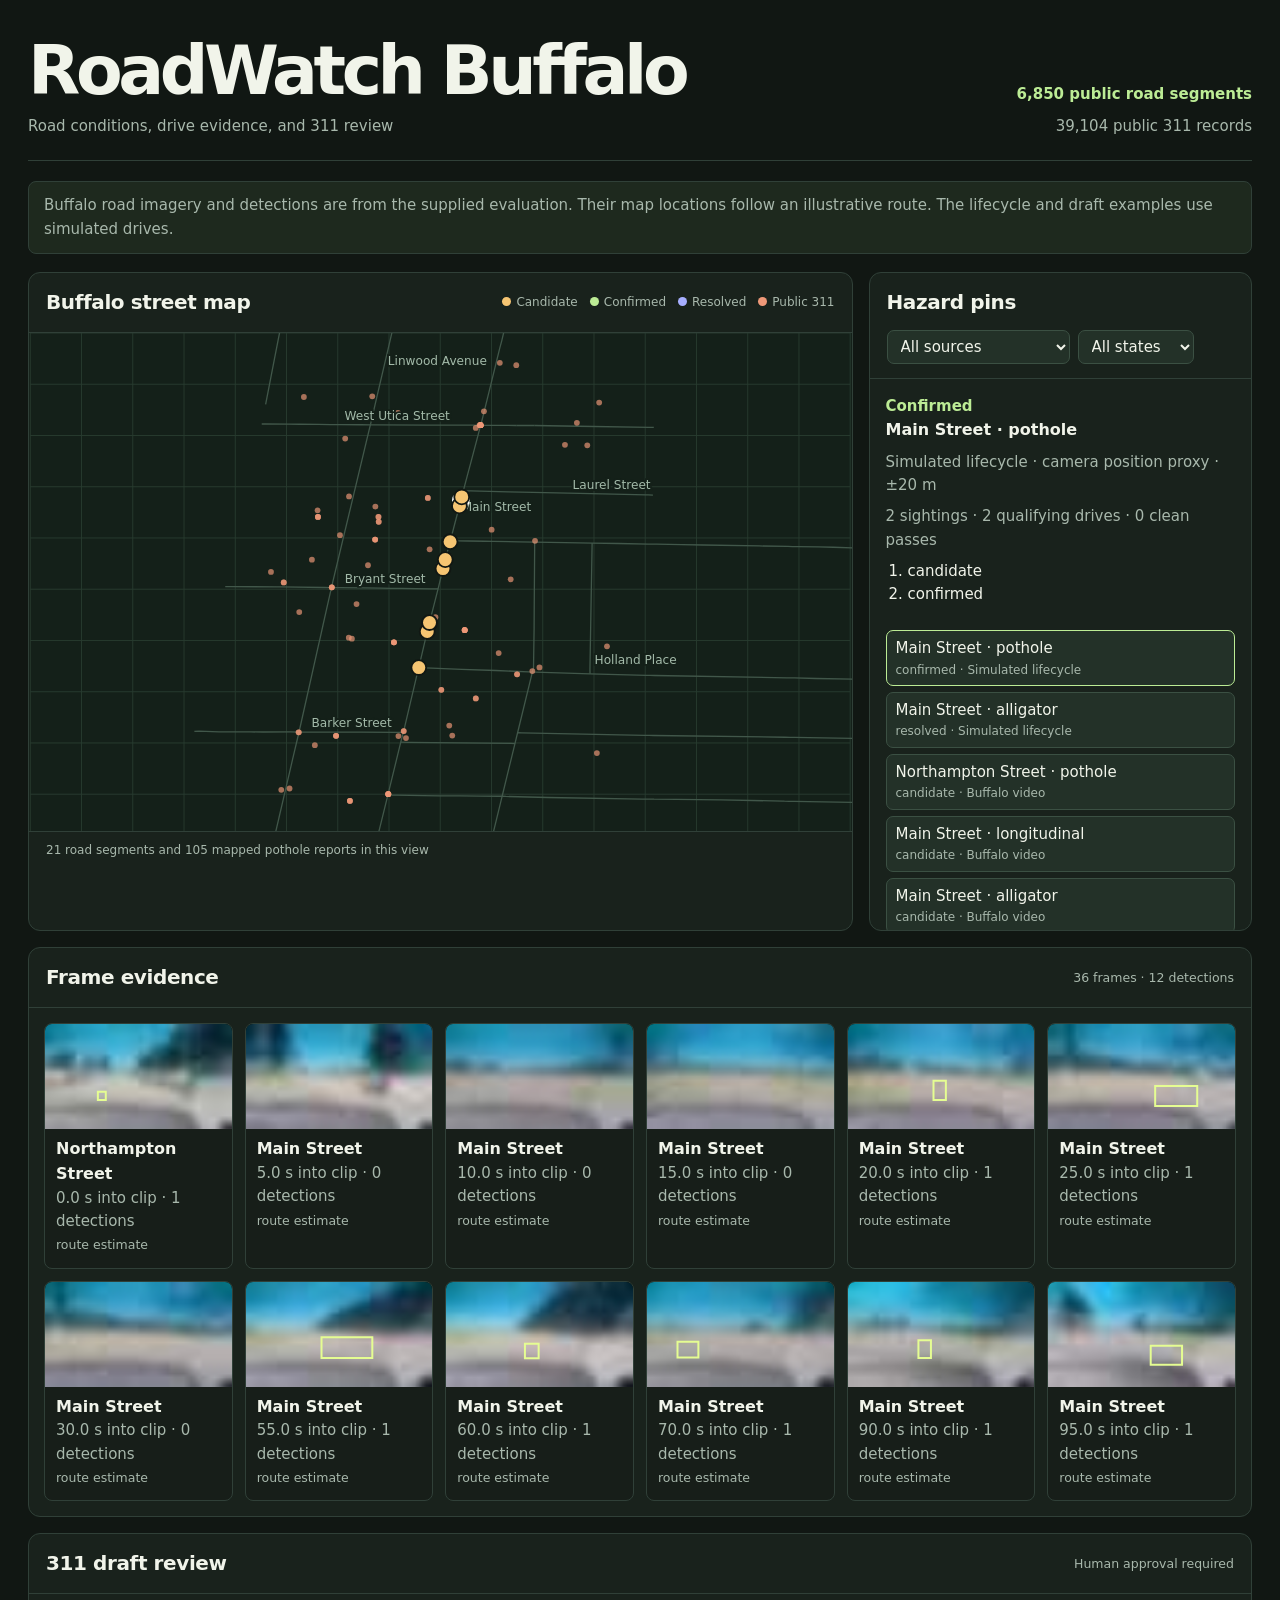
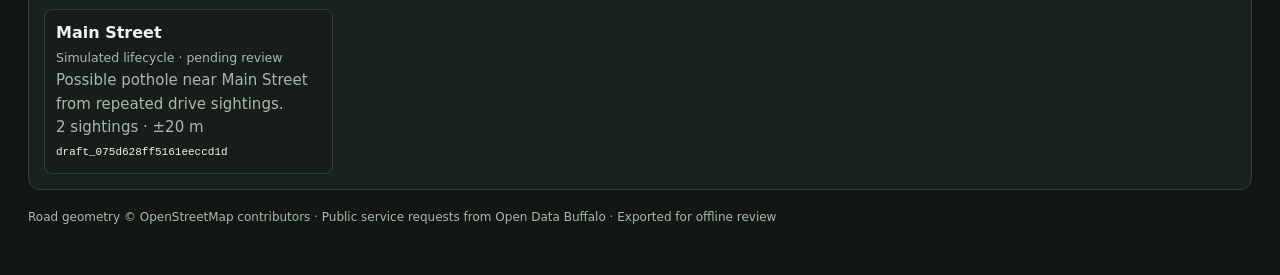
<file: RoadWatch_Buffalo_Demo.html>
<!doctype html>
<html lang="en">
<head>
<meta charset="utf-8">
<meta name="viewport" content="width=device-width,initial-scale=1">
<title>RoadWatch Buffalo | Hazard Review</title>
<style>
:root{color-scheme:dark;--bg:#111713;--panel:#19221c;--line:#304038;--ink:#f1f4ea;--muted:#a8b8ac;--green:#bcec95;--candidate:#f6c572;--confirmed:#bcec95;--resolved:#a7afff}
*{box-sizing:border-box}body{margin:0;background:var(--bg);color:var(--ink);font:15px/1.55 system-ui,-apple-system,sans-serif}main{width:min(1370px,calc(100% - 56px));margin:0 auto;padding:36px 0 48px}
header{display:flex;align-items:end;justify-content:space-between;gap:20px;border-bottom:1px solid var(--line);padding-bottom:22px;margin-bottom:20px}h1,h2,h3,p{margin:0}h1{font-size:clamp(36px,6vw,68px);line-height:1.03;letter-spacing:-.065em}h2{font-size:20px;letter-spacing:-.02em}h3{font-size:16px}p,.muted,small{color:var(--muted)}header p{margin-top:9px}.source{text-align:right;min-width:190px}.source strong{color:var(--green)}
.notice{padding:12px 15px;border:1px solid var(--line);background:#1e291e;border-radius:8px;margin-bottom:18px}.notice:empty{display:none}
.layout{display:grid;grid-template-columns:minmax(0,2.15fr) minmax(280px,1fr);gap:16px}.panel{border:1px solid var(--line);background:var(--panel);border-radius:12px;overflow:hidden}.panel-head{display:flex;justify-content:space-between;align-items:center;gap:12px;padding:14px 17px;border-bottom:1px solid var(--line);flex-wrap:wrap}
.legend{display:flex;flex-wrap:wrap;gap:12px;font-size:12px;color:var(--muted)}.dot{display:inline-block;width:9px;height:9px;border-radius:50%;margin-right:5px}.candidate{color:var(--candidate)}.confirmed{color:var(--confirmed)}.resolved{color:var(--resolved)}.city{color:#ee9878}.dot{background:currentColor}
.map{width:100%;display:block;aspect-ratio:1.65;background:#142019}.road{stroke:#41574a;stroke-width:1.4;fill:none}.street{font-size:13px;fill:#a3baa9;paint-order:stroke;stroke:#142019;stroke-width:4px;pointer-events:none}.pin{stroke:#111713;stroke-width:2;cursor:pointer}.pin.active,.pin:focus{stroke:#fff;stroke-width:3;outline:none}.pin.candidate{fill:var(--candidate)}.pin.confirmed{fill:var(--confirmed)}.pin.resolved{fill:var(--resolved)}.case{fill:#ee9878;fill-opacity:.68}.grid line{stroke:#283c30;stroke-width:1}.map-foot{padding:9px 17px;color:var(--muted);font-size:12px;border-top:1px solid var(--line)}
button,select{font:inherit;color:var(--ink);background:#233128;border:1px solid #3b5043;border-radius:7px;padding:6px 9px}button{cursor:pointer;text-align:left}button:focus-visible,select:focus-visible{outline:2px solid var(--green);outline-offset:2px}.filter{display:flex;gap:8px}.details{padding:16px;min-height:145px}.details p,.details ol{margin:8px 0}.details ol{padding-left:22px}.status{text-transform:capitalize;font-weight:700}.list{display:grid;gap:6px;padding:0 16px 16px;max-height:300px;overflow:auto}.list button[aria-pressed=true]{border-color:var(--green)}.list button span{display:block;color:var(--muted);font-size:12px}.counts{font-variant-numeric:tabular-nums}
section.frames,section.drafts{margin-top:16px}.cards{display:grid;grid-template-columns:repeat(auto-fill,minmax(180px,1fr));gap:12px;padding:15px}.card{overflow:hidden;border-radius:8px;border:1px solid var(--line);background:#171e19;padding:11px}.picture{position:relative;margin:-11px -11px 8px;background:#101710;aspect-ratio:16/9}.picture img,.picture svg{position:absolute;inset:0;width:100%;height:100%}.picture img{object-fit:fill}.picture rect{fill:none;stroke:#e5fd92;stroke-width:2;vector-effect:non-scaling-stroke}.empty{padding:14px}.card code{font-size:11px;overflow-wrap:anywhere}.draft-cards .card{min-width:0}.draft-cards{grid-template-columns:repeat(auto-fill,minmax(260px,1fr))}footer{margin-top:18px;color:var(--muted);font-size:12px}
@media(max-width:820px){main{width:calc(100% - 28px);padding-top:22px}header{align-items:start;flex-direction:column}.source{text-align:left}.layout{grid-template-columns:1fr}.map{aspect-ratio:1.35}}
</style>
</head>
<body><main>
<header><div><h1>RoadWatch Buffalo</h1><p>Road conditions, drive evidence, and 311 review</p></div><div class="source" id="source"></div></header>
<p id="notice" class="notice"></p>
<div class="layout">
<section class="panel" aria-label="Buffalo hazard map">
  <div class="panel-head"><h2>Buffalo street map</h2><div class="legend">
  <span><i class="dot candidate"></i>Candidate</span><span><i class="dot confirmed"></i>Confirmed</span><span><i class="dot resolved"></i>Resolved</span><span><i class="dot city"></i>Public 311</span></div></div>
  <svg id="map" class="map" viewBox="0 0 880 535" aria-label="Street map with selectable hazard pins"></svg>
  <div id="map-foot" class="map-foot"></div>
</section>
<section class="panel" aria-label="Hazard list and details">
  <div class="panel-head"><h2>Hazard pins</h2><div class="filter"><select id="dataset" aria-label="Evidence source"><option value="">All sources</option></select><select id="state" aria-label="Lifecycle state"><option value="">All states</option><option>candidate</option><option>confirmed</option><option>resolved</option></select></div></div>
  <div class="details" id="details" aria-live="polite"></div><div class="list" id="list"></div>
</section>
</div>
<section class="panel frames"><div class="panel-head"><h2>Frame evidence</h2><small id="frame-count"></small></div><div class="cards" id="frames"></div></section>
<section class="panel drafts"><div class="panel-head"><h2>311 draft review</h2><small>Human approval required</small></div><div class="cards draft-cards" id="drafts"></div></section>
<footer>Road geometry © OpenStreetMap contributors · Public service requests from Open Data Buffalo · Exported for offline review</footer>
</main>
<script>
(() => {
'use strict';
const data = {"schema_version":"1.0","bounds":[42.905687,-78.87016,42.91219725879374,-78.86329467336692],"baseline_counts":{"roads":6850,"city_311_road_requests":17767,"city_311_potholes_hist":21337},"roads":[{"osm_way_id":12291630,"street":"Northampton Street","line":[[-78.86716,42.907687],[-78.867024,42.907682],[-78.866295,42.907661],[-78.865607,42.907644],[-78.864948,42.907623],[-78.864871,42.907621],[-78.864809,42.907621],[-78.863709,42.907595],[-78.862579,42.907573],[-78.862495,42.907571],[-78.862405,42.90757],[-78.859741,42.907536],[-78.859663,42.907535],[-78.859588,42.907534],[-78.859155,42.907526],[-78.857039,42.907498],[-78.856275,42.907488],[-78.855557,42.907482],[-78.854625,42.907468],[-78.854072,42.907455],[-78.853966,42.907454],[-78.85387,42.907455],[-78.853493,42.90745],[-78.852728,42.907446],[-78.851818,42.907433],[-78.851402,42.907429],[-78.850194,42.907414],[-78.849218,42.907396],[-78.849142,42.907395],[-78.849046,42.907394],[-78.848159,42.907387],[-78.848098,42.907385],[-78.848004,42.907385],[-78.846696,42.907366],[-78.846149,42.907358],[-78.844645,42.907347],[-78.844281,42.907344],[-78.844197,42.907346],[-78.844116,42.907345]]},{"osm_way_id":1368285545,"street":"Main Street","line":[[-78.86716,42.907687],[-78.867053,42.908022],[-78.866983,42.908238],[-78.866771,42.908844],[-78.86664,42.909241],[-78.866631,42.909263],[-78.866523,42.909554],[-78.866435,42.909802],[-78.86639,42.909928],[-78.866305,42.910168],[-78.866263,42.910287],[-78.866163,42.910561],[-78.866102,42.910727],[-78.866021,42.910951],[-78.866001,42.911006],[-78.865934,42.911194],[-78.865913,42.911251]]},{"osm_way_id":12282222,"street":"Holland Place","line":[[-78.863709,42.907595],[-78.863711,42.907664],[-78.863667,42.909518]]},{"osm_way_id":12283591,"street":"Linwood Avenue","line":[[-78.871003,42.902228],[-78.870981,42.902299],[-78.870898,42.902562],[-78.87082,42.902809],[-78.870788,42.902912],[-78.870708,42.903167],[-78.870544,42.903685],[-78.870439,42.904024],[-78.870258,42.904601],[-78.870238,42.904658],[-78.870214,42.904739],[-78.870094,42.905111],[-78.86998,42.905469],[-78.869975,42.905485],[-78.869885,42.905767],[-78.869752,42.906182],[-78.869702,42.906339],[-78.869695,42.906361],[-78.869593,42.906677],[-78.869574,42.906738],[-78.869547,42.906824],[-78.8693,42.907627],[-78.869183,42.908009],[-78.869141,42.908143],[-78.869095,42.908295],[-78.86903,42.908506],[-78.868938,42.908803],[-78.868917,42.908864],[-78.868894,42.908944],[-78.868526,42.910066],[-78.868219,42.911002],[-78.868154,42.911201],[-78.868135,42.911258],[-78.868107,42.911344],[-78.868016,42.911631],[-78.867878,42.912062],[-78.867768,42.912404],[-78.867678,42.912687],[-78.867663,42.912738],[-78.867592,42.91296],[-78.867548,42.9131],[-78.867468,42.91335],[-78.867417,42.913509],[-78.867375,42.913643],[-78.867362,42.913685],[-78.867247,42.914044],[-78.867193,42.914215],[-78.867187,42.914232],[-78.867183,42.914244],[-78.867025,42.914739],[-78.866846,42.915298],[-78.866824,42.91537],[-78.866802,42.915442],[-78.866544,42.916282],[-78.866499,42.916425],[-78.866367,42.916856],[-78.86628,42.917136],[-78.866107,42.917699],[-78.866104,42.917707],[-78.866082,42.917776],[-78.865808,42.91864],[-78.865564,42.919406],[-78.865463,42.919723],[-78.865392,42.919947],[-78.8652,42.920552],[-78.86518,42.920613],[-78.865155,42.920691],[-78.864937,42.921375],[-78.864654,42.922196],[-78.864637,42.922272]]},{"osm_way_id":12286103,"street":"Laurel Street","line":[[-78.866263,42.910287],[-78.866118,42.910285],[-78.865358,42.910272],[-78.864855,42.910263],[-78.864155,42.910252],[-78.863238,42.910238],[-78.862582,42.910226],[-78.862535,42.910226],[-78.862442,42.910224]]},{"osm_way_id":12292639,"street":"Barker Street","line":[[-78.86747,42.906735],[-78.867621,42.906735],[-78.868316,42.906736],[-78.868465,42.906736],[-78.868627,42.906737],[-78.869092,42.906737],[-78.869235,42.906738],[-78.869417,42.906738],[-78.869574,42.906738],[-78.869741,42.90674],[-78.870299,42.906739],[-78.870551,42.90674],[-78.871182,42.90674],[-78.871586,42.906752],[-78.871682,42.906747]]},{"osm_way_id":12296167,"street":"Southampton Street","line":[[-78.865169,42.906728],[-78.865081,42.906727],[-78.862615,42.906691],[-78.862515,42.906689],[-78.862419,42.906688],[-78.859784,42.906662],[-78.859677,42.90666],[-78.859588,42.906659],[-78.857456,42.906632],[-78.854628,42.906601],[-78.854076,42.906597],[-78.853977,42.906597]]},{"osm_way_id":12312920,"street":"Riley Street","line":[[-78.866523,42.909554],[-78.866389,42.909552],[-78.866161,42.909549],[-78.865829,42.909545],[-78.865665,42.909543],[-78.86513,42.909537],[-78.864825,42.909533],[-78.864207,42.909525],[-78.863667,42.909518],[-78.86314,42.909512],[-78.86254,42.909504],[-78.862457,42.909503],[-78.862373,42.909502],[-78.861862,42.909495],[-78.861443,42.90949],[-78.860299,42.909476],[-78.859723,42.909469],[-78.85963,42.909467],[-78.859533,42.909466],[-78.859113,42.909461],[-78.858805,42.909457],[-78.857792,42.909434],[-78.856458,42.909416],[-78.855115,42.909396],[-78.854095,42.909382],[-78.854071,42.909385],[-78.853966,42.909396],[-78.853883,42.909395],[-78.853003,42.909384],[-78.852829,42.909382],[-78.852208,42.909374],[-78.85104,42.90936],[-78.849192,42.909337],[-78.849129,42.909336],[-78.84906,42.909335],[-78.848151,42.909323],[-78.848085,42.909323],[-78.848019,42.909322],[-78.843801,42.909271],[-78.843725,42.909271]]},{"osm_way_id":12320360,"street":"West Utica Street","line":[[-78.865913,42.911251],[-78.866086,42.911252],[-78.866559,42.911252],[-78.866999,42.911252],[-78.867993,42.911257],[-78.868135,42.911258],[-78.86832,42.911259],[-78.86875,42.911261],[-78.868884,42.911262],[-78.868938,42.911262],[-78.869181,42.911263],[-78.86957,42.911266],[-78.869797,42.911267],[-78.870253,42.91127],[-78.870325,42.91127]]},{"osm_way_id":12320820,"street":"Dodge Street","line":[[-78.84809,42.90558],[-78.848167,42.905581],[-78.848628,42.905587],[-78.849067,42.905592],[-78.84914,42.905593],[-78.849214,42.905594],[-78.849632,42.905602],[-78.850174,42.905611],[-78.850233,42.905612],[-78.850294,42.905612],[-78.850791,42.905617],[-78.85144,42.905622],[-78.85148,42.905622],[-78.851778,42.905626],[-78.852122,42.90563],[-78.852652,42.905637],[-78.852768,42.905639],[-78.853303,42.905645],[-78.853888,42.905653],[-78.853988,42.905654],[-78.854087,42.905655],[-78.854456,42.90566],[-78.854626,42.905662],[-78.854887,42.905665],[-78.855841,42.905677],[-78.857134,42.905693],[-78.857848,42.905701],[-78.858178,42.905701],[-78.859597,42.905719],[-78.859628,42.905719],[-78.859702,42.90572],[-78.859792,42.905721],[-78.859826,42.905722],[-78.861057,42.905742],[-78.862419,42.905751],[-78.862452,42.905752],[-78.862535,42.905752],[-78.862625,42.905753],[-78.862657,42.905753],[-78.864553,42.905776],[-78.865406,42.905791],[-78.86548,42.905795],[-78.865561,42.905794],[-78.865926,42.905796],[-78.866318,42.905799],[-78.866537,42.9058],[-78.866739,42.905801],[-78.867067,42.905803],[-78.867609,42.905811],[-78.867652,42.905811],[-78.867783,42.905811]]},{"osm_way_id":23641103,"street":"Bryant Street","line":[[-78.866771,42.908844],[-78.866914,42.908846],[-78.867509,42.908851],[-78.867718,42.908853],[-78.867934,42.908855],[-78.868244,42.908858],[-78.868747,42.908862],[-78.868917,42.908864],[-78.869074,42.908865],[-78.86994,42.908873],[-78.870018,42.908873],[-78.87096,42.908879],[-78.87106,42.908879]]},{"osm_way_id":23701979,"street":"Coe Place","line":[[-78.867523,42.906589],[-78.867385,42.906588],[-78.865302,42.906571],[-78.865222,42.906568]]},{"osm_way_id":82249363,"street":"Ellicott Street","line":[[-78.864871,42.907621],[-78.864848,42.907684],[-78.864836,42.908269],[-78.864834,42.908558],[-78.864829,42.909046],[-78.864825,42.909479],[-78.864825,42.909533]]},{"osm_way_id":586319219,"street":"Ellicott Street","line":[[-78.866088,42.903974],[-78.866058,42.904063],[-78.865911,42.904502],[-78.865899,42.904539],[-78.86578,42.904897],[-78.86576,42.904956],[-78.865497,42.905745],[-78.86548,42.905795],[-78.865463,42.905846],[-78.865388,42.906072],[-78.865382,42.90609],[-78.865333,42.906236],[-78.865222,42.906568],[-78.865169,42.906728],[-78.864886,42.907576],[-78.864871,42.907621]]},{"osm_way_id":670977542,"street":"Main Street","line":[[-78.865913,42.911251],[-78.865884,42.911331],[-78.86568,42.911934],[-78.8656,42.912172],[-78.865528,42.912385],[-78.865486,42.912501],[-78.865424,42.912692],[-78.865319,42.913006],[-78.865308,42.913038],[-78.865001,42.913946],[-78.864979,42.91401],[-78.864727,42.914744]]},{"osm_way_id":670977543,"street":"Main Street","line":[[-78.868973,42.902211],[-78.868954,42.902266],[-78.868849,42.902568],[-78.868803,42.902702],[-78.868777,42.902776],[-78.868716,42.902953],[-78.868638,42.903179],[-78.868602,42.903282],[-78.868587,42.903333],[-78.868408,42.903864],[-78.868347,42.904046],[-78.868204,42.904553],[-78.868181,42.904633],[-78.868164,42.904685],[-78.86808,42.904932],[-78.867993,42.90519],[-78.867783,42.905811],[-78.867523,42.906589],[-78.86747,42.906735],[-78.867342,42.90713],[-78.867184,42.907621]]},{"osm_way_id":670977544,"street":"East Utica Street","line":[[-78.865196,42.911248],[-78.864996,42.911248],[-78.864832,42.911248]]},{"osm_way_id":670977545,"street":"East Utica Street","line":[[-78.865913,42.911251],[-78.865798,42.911251],[-78.865196,42.911248]]},{"osm_way_id":796889077,"street":"Delaware Avenue","line":[[-78.870246,42.911558],[-78.870072,42.912212],[-78.870007,42.912455],[-78.869948,42.912675],[-78.869909,42.912819]]},{"osm_way_id":1360153498,"street":"East Utica Street","line":[[-78.864832,42.911248],[-78.863944,42.911237],[-78.862511,42.911221],[-78.862424,42.91122]]},{"osm_way_id":1368285546,"street":"Main Street","line":[[-78.867184,42.907621],[-78.86716,42.907687]]}],"cases":[{"case_number":"01435862","type":"Pothole Issue","status":"Closed","created_at":"2026-10-12T03:26:00.000","lat":42.91121240125799,"lon":-78.866011242536},{"case_number":"01435547","type":"Pothole Issue","status":"Closed","created_at":"2026-10-09T19:02:00.000","lat":42.90886799999999,"lon":-78.8689125},{"case_number":"01426317","type":"Pothole Issue","status":"Closed","created_at":"2026-09-22T12:57:00.000","lat":42.910962953655996,"lon":-78.864214699186},{"case_number":"01399208","type":"Pothole Issue","status":"Closed","created_at":"2026-08-07T11:45:00.000","lat":42.90805883375399,"lon":-78.867660499582},{"case_number":"01392025","type":"Pothole Issue","status":"Closed","created_at":"2026-07-27T16:47:00.000","lat":42.911585184238994,"lon":-78.863525036193},{"case_number":"01387146","type":"Pothole Issue","status":"Closed","created_at":"2026-07-20T13:21:00.000","lat":42.90763499999999,"lon":-78.8648715},{"case_number":"01373132","type":"Pothole Issue","status":"Closed","created_at":"2026-06-28T14:41:00.000","lat":42.906735,"lon":-78.869576328762},{"case_number":"01370541","type":"Pothole Issue","status":"Closed","created_at":"2026-06-23T18:45:00.000","lat":42.907999992793,"lon":-78.863367624052},{"case_number":"01366404","type":"Pothole Issue","status":"Closed","created_at":"2026-06-16T18:08:00.000","lat":42.90909349588198,"lon":-78.870138441618},{"case_number":"01360954","type":"Pothole Issue","status":"Closed","created_at":"2026-06-08T17:21:00.000","lat":42.909715349277995,"lon":-78.865691758164},{"case_number":"01358930","type":"Pothole Issue","status":"Closed","created_at":"2026-06-04T16:31:00.000","lat":42.907360076395,"lon":-78.86670571699099},{"case_number":"01350677","type":"Pothole Issue","status":"Closed","created_at":"2026-05-22T12:48:00.000","lat":42.90668709338999,"lon":-78.86648527293798},{"case_number":"01340119","type":"Pothole Issue","status":"Closed","created_at":"2026-05-05T14:18:00.000","lat":42.911252999999995,"lon":-78.8659155},{"case_number":"01338800","type":"Pothole Issue","status":"Closed","created_at":"2026-05-02T10:17:00.000","lat":42.905826,"lon":-78.867774},{"case_number":"01338077","type":"Pothole Issue","status":"Closed","created_at":"2026-04-30T19:38:00.000","lat":42.909634252562,"lon":-78.86874798501},{"case_number":"01334984","type":"Pothole Issue","status":"Closed","created_at":"2026-04-27T12:29:00.000","lat":42.90955199999999,"lon":-78.8648175},{"case_number":"01331140","type":"Pothole Issue","status":"Closed","created_at":"2026-04-20T14:14:00.000","lat":42.907360076395,"lon":-78.86670571699099},{"case_number":"01330841","type":"Pothole Issue","status":"Closed","created_at":"2026-04-19T19:17:00.000","lat":42.90805883375399,"lon":-78.867660499582},{"case_number":"01330236","type":"Pothole Issue","status":"Closed","created_at":"2026-04-17T15:36:00.000","lat":42.90850332607899,"lon":-78.86956822074498},{"case_number":"01329627","type":"Pothole Issue","status":"Closed","created_at":"2026-04-16T16:28:00.000","lat":42.91167657472799,"lon":-78.868097223074},{"case_number":"01328962","type":"Pothole Issue","status":"Closed","created_at":"2026-04-15T18:14:00.000","lat":42.907900834878994,"lon":-78.865550104},{"case_number":"01328166","type":"Pothole Issue","status":"Closed","created_at":"2026-04-14T16:59:00.000","lat":42.90812672716899,"lon":-78.868570271353},{"case_number":"01320643","type":"Pothole Issue","status":"Closed","created_at":"2026-03-31T19:17:00.000","lat":42.90893866883799,"lon":-78.869881315489},{"case_number":"01319013","type":"Pothole Issue","status":"Closed","created_at":"2026-03-30T12:56:00.000","lat":42.909999789162995,"lon":-78.869199417005},{"case_number":"01318903","type":"Pothole Issue","status":"Closed","created_at":"2026-03-30T10:45:00.000","lat":42.907588035752994,"lon":-78.865179441667},{"case_number":"01318383","type":"Pothole Issue","status":"Closed","created_at":"2026-03-27T18:54:00.000","lat":42.907232336191,"lon":-78.866010941037},{"case_number":"01317947","type":"Pothole Issue","status":"Closed","created_at":"2026-03-27T12:58:00.000","lat":42.90893866883799,"lon":-78.869881315489},{"case_number":"01317003","type":"Pothole Issue","status":"Closed","created_at":"2026-03-26T07:55:00.000","lat":42.907232336191,"lon":-78.866010941037},{"case_number":"01315548","type":"Pothole Issue","status":"Closed","created_at":"2026-03-24T13:45:00.000","lat":42.90927345534299,"lon":-78.86931315943099},{"case_number":"01315544","type":"Pothole Issue","status":"Closed","created_at":"2026-03-24T13:44:00.000","lat":42.908620421266,"lon":-78.86841420031502},{"case_number":"01313503","type":"Pothole Issue","status":"Closed","created_at":"2026-03-20T00:20:00.000","lat":42.90805883375399,"lon":-78.867660499582},{"case_number":"01312665","type":"Pothole Issue","status":"Closed","created_at":"2026-03-18T18:41:00.000","lat":42.90572459944799,"lon":-78.868546969662},{"case_number":"01310427","type":"Pothole Issue","status":"Closed","created_at":"2026-03-16T00:22:00.000","lat":42.90654599999999,"lon":-78.86925450000001},{"case_number":"01309965","type":"Pothole Issue","status":"Closed","created_at":"2026-03-13T17:11:00.000","lat":42.906682300651994,"lon":-78.86882679745699},{"case_number":"01309221","type":"Pothole Issue","status":"Closed","created_at":"2026-03-12T17:23:00.000","lat":42.91095599999999,"lon":-78.8637645},{"case_number":"01308237","type":"Pothole Issue","status":"Closed","created_at":"2026-03-11T16:24:00.000","lat":42.90572699999999,"lon":-78.86854799999999},{"case_number":"01305500","type":"Pothole Issue","status":"Closed","created_at":"2026-03-08T14:18:00.000","lat":42.906682300651994,"lon":-78.86882679745699},{"case_number":"01305496","type":"Pothole Issue","status":"Closed","created_at":"2026-03-08T14:12:00.000","lat":42.907588035752994,"lon":-78.865179441667},{"case_number":"01301388","type":"Pothole Issue","status":"Closed","created_at":"2026-03-02T18:19:00.000","lat":42.906752999999995,"lon":-78.8674635},{"case_number":"01300375","type":"Pothole Issue","status":"Closed","created_at":"2026-02-27T18:01:00.000","lat":42.909569999999995,"lon":-78.866514},{"case_number":"01300141","type":"Pothole Issue","status":"Closed","created_at":"2026-02-27T15:21:00.000","lat":42.911252999999995,"lon":-78.8659155},{"case_number":"01299473","type":"Pothole Issue","status":"Closed","created_at":"2026-02-26T14:55:00.000","lat":42.91018199999999,"lon":-78.8669775},{"case_number":"01299458","type":"Pothole Issue","status":"Closed","created_at":"2026-02-26T14:50:00.000","lat":42.909425999999996,"lon":-78.8669415},{"case_number":"01299440","type":"Pothole Issue","status":"Closed","created_at":"2026-02-26T14:41:00.000","lat":42.91018199999999,"lon":-78.8669775},{"case_number":"01299291","type":"Pothole Issue","status":"Closed","created_at":"2026-02-26T00:29:00.000","lat":42.911432999999995,"lon":-78.8675805},{"case_number":"01299289","type":"Pothole Issue","status":"Closed","created_at":"2026-02-26T00:28:00.000","lat":42.909192,"lon":-78.8681835},{"case_number":"01299287","type":"Pothole Issue","status":"Closed","created_at":"2026-02-26T00:27:00.000","lat":42.909830999999976,"lon":-78.8679675},{"case_number":"01298743","type":"Pothole Issue","status":"Closed","created_at":"2026-02-25T14:05:00.000","lat":42.911252999999995,"lon":-78.8659155},{"case_number":"01298114","type":"Pothole Issue","status":"Closed","created_at":"2026-02-24T14:20:00.000","lat":42.907716,"lon":-78.8671485},{"case_number":"01298077","type":"Pothole Issue","status":"Closed","created_at":"2026-02-24T13:53:00.000","lat":42.906752999999995,"lon":-78.8674635},{"case_number":"01272108","type":"Pothole Issue","status":"Closed","created_at":"2026-01-13T14:00:00.000","lat":42.909830999999976,"lon":-78.86796749999998},{"case_number":"01269608","type":"Pothole Issue","status":"Closed","created_at":"2026-01-08T14:23:00.000","lat":42.90668229999999,"lon":-78.8688268},{"case_number":"01251086","type":"Pothole Issue","status":"Closed","created_at":"2025-11-30T16:33:00.000","lat":42.90572699999999,"lon":-78.86854799999999},{"case_number":"01197770","type":"Pothole Issue","status":"Closed","created_at":"2025-07-24T16:55:00.000","lat":42.911252999999995,"lon":-78.8659155},{"case_number":"01194713","type":"Pothole Issue","status":"Closed","created_at":"2025-07-18T20:20:00.000","lat":42.909569999999995,"lon":-78.8680395},{"case_number":"01190388","type":"Pothole Issue","status":"Closed","created_at":"2025-07-11T17:49:00.000","lat":42.909569999999995,"lon":-78.8680395},{"case_number":"01175378","type":"Pothole Issue","status":"Closed","created_at":"2025-06-13T14:11:00.000","lat":42.905826,"lon":-78.867774},{"case_number":"01174643","type":"Pothole Issue","status":"Closed","created_at":"2025-06-12T13:03:00.000","lat":42.905826,"lon":-78.867774},{"case_number":"01173078","type":"Pothole Issue","status":"Closed","created_at":"2025-06-09T22:35:00.000","lat":42.90582599999998,"lon":-78.867774},{"case_number":"01171691","type":"Pothole Issue","status":"Closed","created_at":"2025-06-06T18:48:00.000","lat":42.905826,"lon":-78.867774},{"case_number":"01170963","type":"Pothole Issue","status":"Closed","created_at":"2025-06-05T17:44:00.000","lat":42.911252999999995,"lon":-78.8659155},{"case_number":"01167996","type":"Pothole Issue","status":"Closed","created_at":"2025-06-01T18:08:00.000","lat":42.90886800000001,"lon":-78.8689125},{"case_number":"01166312","type":"Pothole Issue","status":"Closed","created_at":"2025-05-28T19:24:00.000","lat":42.911287495968914,"lon":-78.86397407775914},{"case_number":"01166139","type":"Pothole Issue","status":"Closed","created_at":"2025-05-28T16:53:00.000","lat":42.91166699999999,"lon":-78.86947500000001},{"case_number":"01164945","type":"Pothole Issue","status":"Closed","created_at":"2025-05-27T14:19:00.000","lat":42.905826,"lon":-78.867774},{"case_number":"01155138","type":"Pothole Issue","status":"Closed","created_at":"2025-05-07T14:54:00.000","lat":42.909569999999995,"lon":-78.8680395},{"case_number":"01142735","type":"Pothole Issue","status":"Closed","created_at":"2025-04-09T19:42:00.000","lat":42.911252999999995,"lon":-78.8659155},{"case_number":"01134870","type":"Pothole Issue","status":"Closed","created_at":"2025-03-21T13:15:00.000","lat":42.906833999999996,"lon":-78.8665455},{"case_number":"01131672","type":"Pothole Issue","status":"Closed","created_at":"2025-03-14T16:09:00.000","lat":42.909903,"lon":-78.86919150000001},{"case_number":"01131664","type":"Pothole Issue","status":"Closed","created_at":"2025-03-14T16:04:00.000","lat":42.909903,"lon":-78.86919150000001},{"case_number":"01130282","type":"Pothole Issue","status":"Closed","created_at":"2025-03-12T12:57:00.000","lat":42.906735,"lon":-78.86958300000002},{"case_number":"01129942","type":"Pothole Issue","status":"Closed","created_at":"2025-03-11T16:51:00.000","lat":42.90923333999999,"lon":-78.86670959},{"case_number":"01129775","type":"Pothole Issue","status":"Closed","created_at":"2025-03-11T14:31:00.000","lat":42.911252999999995,"lon":-78.8659155},{"case_number":"01128949","type":"Pothole Issue","status":"Closed","created_at":"2025-03-10T13:42:00.000","lat":42.908238,"lon":-78.866235},{"case_number":"01128527","type":"Pothole Issue","status":"Closed","created_at":"2025-03-08T15:51:00.000","lat":42.91005599999999,"lon":-78.86803499999999},{"case_number":"01128045","type":"Pothole Issue","status":"Closed","created_at":"2025-03-07T14:48:00.000","lat":42.908984999999994,"lon":-78.865308},{"case_number":"01126445","type":"Pothole Issue","status":"Closed","created_at":"2025-03-04T20:55:00.000","lat":42.908111999999996,"lon":-78.8685075},{"case_number":"01126102","type":"Pothole Issue","status":"Closed","created_at":"2025-03-04T15:32:00.000","lat":42.911252999999995,"lon":-78.8659155},{"case_number":"01125667","type":"Pothole Issue","status":"Closed","created_at":"2025-03-03T17:46:00.000","lat":42.90768898999999,"lon":-78.86472804},{"case_number":"01125633","type":"Pothole Issue","status":"Closed","created_at":"2025-03-03T17:26:00.000","lat":42.90886799999999,"lon":-78.8689125},{"case_number":"01125631","type":"Pothole Issue","status":"Closed","created_at":"2025-03-03T17:24:00.000","lat":42.908238,"lon":-78.866235},{"case_number":"01122941","type":"Pothole Issue","status":"Closed","created_at":"2025-02-25T18:54:00.000","lat":42.909903,"lon":-78.86919150000001},{"case_number":"01122562","type":"Pothole Issue","status":"Closed","created_at":"2025-02-25T14:28:00.000","lat":42.90667855,"lon":-78.86756976},{"case_number":"01118307","type":"Pothole Issue","status":"Closed","created_at":"2025-02-14T18:40:00.000","lat":42.91020485999999,"lon":-78.86856565},{"case_number":"01117513","type":"Pothole Issue","status":"Closed","created_at":"2025-02-13T20:18:00.000","lat":42.9066505720333,"lon":-78.86741804501956},{"case_number":"01117316","type":"Pothole Issue","status":"Closed","created_at":"2025-02-13T18:10:00.000","lat":42.911252999999995,"lon":-78.8659155},{"case_number":"01113650","type":"Pothole Issue","status":"Closed","created_at":"2025-02-05T20:57:00.000","lat":42.909903,"lon":-78.867972},{"case_number":"01113083","type":"Pothole Issue","status":"Closed","created_at":"2025-02-04T22:52:00.000","lat":42.90990300000001,"lon":-78.867972},{"case_number":"01110498","type":"Pothole Issue","status":"Closed","created_at":"2025-01-30T18:23:00.000","lat":42.908238,"lon":-78.866235},{"case_number":"01073177","type":"Pothole Issue","status":"Closed","created_at":"2024-10-18T13:31:00.000","lat":42.912135,"lon":-78.86519549999998},{"case_number":"01067808","type":"Pothole Issue","status":"Closed","created_at":"2024-10-03T14:02:00.000","lat":42.91217017999999,"lon":-78.86552703},{"case_number":"01044640","type":"Pothole Issue","status":"Closed","created_at":"2024-08-14T13:46:00.000","lat":42.911253,"lon":-78.8659155},{"case_number":"01041623","type":"Pothole Issue","status":"Closed","created_at":"2024-08-08T14:24:00.000","lat":42.908238,"lon":-78.866235},{"case_number":"01036366","type":"Pothole Issue","status":"Closed","created_at":"2024-07-30T12:47:00.000","lat":42.908238,"lon":-78.866235},{"case_number":"01035280","type":"Pothole Issue","status":"Closed","created_at":"2024-07-26T20:15:00.000","lat":42.91125308,"lon":-78.86593575},{"case_number":"01033685","type":"Pothole Issue","status":"Closed","created_at":"2024-07-24T18:32:00.000","lat":42.908238,"lon":-78.866235},{"case_number":"01021129","type":"Pothole Issue","status":"Closed","created_at":"2024-07-03T13:19:00.000","lat":42.90842753,"lon":-78.86682398},{"case_number":"01016471","type":"Pothole Issue","status":"Closed","created_at":"2024-06-25T15:48:00.000","lat":42.905826,"lon":-78.867774},{"case_number":"01014434","type":"Pothole Issue","status":"Closed","created_at":"2024-06-21T15:10:00.000","lat":42.90588936999999,"lon":-78.86993072000001},{"case_number":"01012088","type":"Pothole Issue","status":"Closed","created_at":"2024-06-17T17:58:00.000","lat":42.908238,"lon":-78.866235},{"case_number":"01011799","type":"Pothole Issue","status":"Closed","created_at":"2024-06-17T15:20:00.000","lat":42.906428999999996,"lon":-78.86357100000001},{"case_number":"01007218","type":"Pothole Issue","status":"Closed","created_at":"2024-06-08T22:57:00.000","lat":42.911457008336946,"lon":-78.86584701148689},{"case_number":"01004565","type":"Pothole Issue","status":"Closed","created_at":"2024-06-04T21:42:00.000","lat":42.911055000000005,"lon":-78.8686425},{"case_number":"01002949","type":"Pothole Issue","status":"Closed","created_at":"2024-06-03T14:01:00.000","lat":42.90590810999999,"lon":-78.86976420000002},{"case_number":"00999713","type":"Pothole Issue","status":"Closed","created_at":"2024-05-28T20:21:00.000","lat":42.90805800000001,"lon":-78.8676615}],"frames":[{"id":"video_1_morning_00000000","drive_id":"buffalo-evaluation","ts":"1970-01-01T00:00:00+00:00","offset_s":0.0,"width":1280,"height":720,"point":[42.907687,-78.86716],"location_source":"route_estimate","clock_known":false,"dataset":"buffalo-eval","street":"Northampton Street","detection_count":1,"thumbnail":"[data-uri]"},{"id":"video_1_morning_00005000","drive_id":"buffalo-evaluation","ts":"1970-01-01T00:00:05+00:00","offset_s":5.0,"width":1280,"height":720,"point":[42.90781969233588,-78.86711761767182],"location_source":"route_estimate","clock_known":false,"dataset":"buffalo-eval","street":"Main Street","detection_count":0,"thumbnail":"[data-uri]"},{"id":"video_1_morning_00010000","drive_id":"buffalo-evaluation","ts":"1970-01-01T00:00:10+00:00","offset_s":10.0,"width":1280,"height":720,"point":[42.907952384671745,-78.86707523534365],"location_source":"route_estimate","clock_known":false,"dataset":"buffalo-eval","street":"Main Street","detection_count":0,"thumbnail":"[data-uri]"},{"id":"video_1_morning_00015000","drive_id":"buffalo-evaluation","ts":"1970-01-01T00:00:15+00:00","offset_s":15.0,"width":1280,"height":720,"point":[42.90808502883356,-78.86703257398912],"location_source":"route_estimate","clock_known":false,"dataset":"buffalo-eval","street":"Main Street","detection_count":0,"thumbnail":"[data-uri]"},{"id":"video_1_morning_00020000","drive_id":"buffalo-evaluation","ts":"1970-01-01T00:00:20+00:00","offset_s":20.0,"width":1280,"height":720,"point":[42.908217619827774,-78.86698960468544],"location_source":"route_estimate","clock_known":false,"dataset":"buffalo-eval","street":"Main Street","detection_count":1,"thumbnail":"[data-uri]"},{"id":"video_1_morning_00025000","drive_id":"buffalo-evaluation","ts":"1970-01-01T00:00:25+00:00","offset_s":25.0,"width":1280,"height":720,"point":[42.90834971927924,-78.8669439166878],"location_source":"route_estimate","clock_known":false,"dataset":"buffalo-eval","street":"Main Street","detection_count":1,"thumbnail":"[data-uri]"},{"id":"video_1_morning_00030000","drive_id":"buffalo-evaluation","ts":"1970-01-01T00:00:30+00:00","offset_s":30.0,"width":1280,"height":720,"point":[42.908481729454756,-78.86689773491022],"location_source":"route_estimate","clock_known":false,"dataset":"buffalo-eval","street":"Main Street","detection_count":0,"thumbnail":"[data-uri]"},{"id":"video_1_morning_00035000","drive_id":"buffalo-evaluation","ts":"1970-01-01T00:00:35+00:00","offset_s":35.0,"width":1280,"height":720,"point":[42.90861373963028,-78.86685155313265],"location_source":"route_estimate","clock_known":false,"dataset":"buffalo-eval","street":"Main Street","detection_count":0},{"id":"video_1_morning_00040000","drive_id":"buffalo-evaluation","ts":"1970-01-01T00:00:40+00:00","offset_s":40.0,"width":1280,"height":720,"point":[42.90874574980581,-78.86680537135507],"location_source":"route_estimate","clock_known":false,"dataset":"buffalo-eval","street":"Main Street","detection_count":0},{"id":"video_1_morning_00045000","drive_id":"buffalo-evaluation","ts":"1970-01-01T00:00:45+00:00","offset_s":45.0,"width":1280,"height":720,"point":[42.908877875328194,-78.86675982199498],"location_source":"route_estimate","clock_known":false,"dataset":"buffalo-eval","street":"Main Street","detection_count":0},{"id":"video_1_morning_00050000","drive_id":"buffalo-evaluation","ts":"1970-01-01T00:00:50+00:00","offset_s":50.0,"width":1280,"height":720,"point":[42.909010336539495,-78.8667161131318],"location_source":"route_estimate","clock_known":false,"dataset":"buffalo-eval","street":"Main Street","detection_count":0},{"id":"video_1_morning_00055000","drive_id":"buffalo-evaluation","ts":"1970-01-01T00:00:55+00:00","offset_s":55.0,"width":1280,"height":720,"point":[42.909142797750796,-78.86667240426863],"location_source":"route_estimate","clock_known":false,"dataset":"buffalo-eval","street":"Main Street","detection_count":1,"thumbnail":"[data-uri]"},{"id":"video_1_morning_00060000","drive_id":"buffalo-evaluation","ts":"1970-01-01T00:01:00+00:00","offset_s":60.0,"width":1280,"height":720,"point":[42.90927484888566,-78.86662660247542],"location_source":"route_estimate","clock_known":false,"dataset":"buffalo-eval","street":"Main Street","detection_count":1,"thumbnail":"[data-uri]"},{"id":"video_1_morning_00065000","drive_id":"buffalo-evaluation","ts":"1970-01-01T00:01:05+00:00","offset_s":65.0,"width":1280,"height":720,"point":[42.909406351619616,-78.86657779733704],"location_source":"route_estimate","clock_known":false,"dataset":"buffalo-eval","street":"Main Street","detection_count":0},{"id":"video_1_morning_00070000","drive_id":"buffalo-evaluation","ts":"1970-01-01T00:01:10+00:00","offset_s":70.0,"width":1280,"height":720,"point":[42.90953785435357,-78.86652899219868],"location_source":"route_estimate","clock_known":false,"dataset":"buffalo-eval","street":"Main Street","detection_count":1,"thumbnail":"[data-uri]"},{"id":"video_1_morning_00075000","drive_id":"buffalo-evaluation","ts":"1970-01-01T00:01:15+00:00","offset_s":75.0,"width":1280,"height":720,"point":[42.90966969955904,-78.86648194531776],"location_source":"route_estimate","clock_known":false,"dataset":"buffalo-eval","street":"Main Street","detection_count":0},{"id":"video_1_morning_00080000","drive_id":"buffalo-evaluation","ts":"1970-01-01T00:01:20+00:00","offset_s":80.0,"width":1280,"height":720,"point":[42.90980159269762,-78.86643514452665],"location_source":"route_estimate","clock_known":false,"dataset":"buffalo-eval","street":"Main Street","detection_count":0},{"id":"video_1_morning_00085000","drive_id":"buffalo-evaluation","ts":"1970-01-01T00:01:25+00:00","offset_s":85.0,"width":1280,"height":720,"point":[42.909933434547106,-78.86638807526457],"location_source":"route_estimate","clock_known":false,"dataset":"buffalo-eval","street":"Main Street","detection_count":0},{"id":"video_1_morning_00090000","drive_id":"buffalo-evaluation","ts":"1970-01-01T00:01:30+00:00","offset_s":90.0,"width":1280,"height":720,"point":[42.91006534348318,-78.86634135751638],"location_source":"route_estimate","clock_known":false,"dataset":"buffalo-eval","street":"Main Street","detection_count":1,"thumbnail":"[data-uri]"},{"id":"video_1_morning_00095000","drive_id":"buffalo-evaluation","ts":"1970-01-01T00:01:35+00:00","offset_s":95.0,"width":1280,"height":720,"point":[42.91019725879374,-78.86629467336691],"location_source":"route_estimate","clock_known":false,"dataset":"buffalo-eval","street":"Main Street","detection_count":1,"thumbnail":"[data-uri]"},{"id":"video_1_morning_00100000","drive_id":"buffalo-evaluation","ts":"1970-01-01T00:01:40+00:00","offset_s":100.0,"width":1280,"height":720,"point":[42.9103291051778,-78.86624763314678],"location_source":"route_estimate","clock_known":false,"dataset":"buffalo-eval","street":"Main Street","detection_count":0},{"id":"video_1_morning_00105000","drive_id":"buffalo-evaluation","ts":"1970-01-01T00:01:45+00:00","offset_s":105.0,"width":1280,"height":720,"point":[42.91046075739698,-78.86619958489162],"location_source":"route_estimate","clock_known":false,"dataset":"buffalo-eval","street":"Main Street","detection_count":0},{"id":"video_1_morning_00110000","drive_id":"buffalo-evaluation","ts":"1970-01-01T00:01:50+00:00","offset_s":110.0,"width":1280,"height":720,"point":[42.910592395187344,-78.8661514632143],"location_source":"route_estimate","clock_known":false,"dataset":"buffalo-eval","street":"Main Street","detection_count":0},{"id":"video_1_morning_00115000","drive_id":"buffalo-evaluation","ts":"1970-01-01T00:01:55+00:00","offset_s":115.0,"width":1280,"height":720,"point":[42.91072398692865,-78.86610310721296],"location_source":"route_estimate","clock_known":false,"dataset":"buffalo-eval","street":"Main Street","detection_count":0},{"id":"video_1_morning_00120000","drive_id":"buffalo-evaluation","ts":"1970-01-01T00:02:00+00:00","offset_s":120.0,"width":1280,"height":720,"point":[42.9108557163891,-78.8660554552343],"location_source":"route_estimate","clock_known":false,"dataset":"buffalo-eval","street":"Main Street","detection_count":0},{"id":"video_1_morning_00125000","drive_id":"buffalo-evaluation","ts":"1970-01-01T00:02:05+00:00","offset_s":125.0,"width":1280,"height":720,"point":[42.91098743563545,-78.86600775067802],"location_source":"route_estimate","clock_known":false,"dataset":"buffalo-eval","street":"Main Street","detection_count":0},{"id":"video_1_morning_00130000","drive_id":"buffalo-evaluation","ts":"1970-01-01T00:02:10+00:00","offset_s":130.0,"width":1280,"height":720,"point":[42.91111926804369,-78.86596063319719],"location_source":"route_estimate","clock_known":false,"dataset":"buffalo-eval","street":"Main Street","detection_count":0},{"id":"video_1_morning_00135000","drive_id":"buffalo-evaluation","ts":"1970-01-01T00:02:15+00:00","offset_s":135.0,"width":1280,"height":720,"point":[42.911251,-78.865913],"location_source":"route_estimate","clock_known":false,"dataset":"buffalo-eval","street":"West Utica Street","detection_count":0},{"id":"meeting-pass-1_f000000","drive_id":"meeting-pass-1","ts":"2025-10-06T14:00:00+00:00","offset_s":0.0,"width":320,"height":180,"point":[42.90833123785466,-78.86695038213665],"location_source":"gps","clock_known":true,"dataset":"meeting-fixture","street":"Main Street","detection_count":1},{"id":"meeting-pass-1_f000001","drive_id":"meeting-pass-1","ts":"2025-10-06T14:00:12+00:00","offset_s":12.0,"width":320,"height":180,"point":[42.91014844611291,-78.86631192533501],"location_source":"gps","clock_known":true,"dataset":"meeting-fixture","street":"Main Street","detection_count":1},{"id":"meeting-pass-2_f000000","drive_id":"meeting-pass-2","ts":"2025-10-07T14:00:00+00:00","offset_s":0.0,"width":320,"height":180,"point":[42.90834193067888,-78.86694664141267],"location_source":"gps","clock_known":true,"dataset":"meeting-fixture","street":"Main Street","detection_count":1},{"id":"meeting-pass-2_f000001","drive_id":"meeting-pass-2","ts":"2025-10-07T14:00:12+00:00","offset_s":12.0,"width":320,"height":180,"point":[42.91015913073673,-78.86630814119741],"location_source":"gps","clock_known":true,"dataset":"meeting-fixture","street":"Main Street","detection_count":1},{"id":"meeting-pass-3_f000000","drive_id":"meeting-pass-3","ts":"2025-10-08T14:00:00+00:00","offset_s":0.0,"width":320,"height":180,"point":[42.90826351663462,-78.86697407338855],"location_source":"gps","clock_known":true,"dataset":"meeting-fixture","street":"Main Street","detection_count":0},{"id":"meeting-pass-3_f000001","drive_id":"meeting-pass-3","ts":"2025-10-08T14:00:12+00:00","offset_s":12.0,"width":320,"height":180,"point":[42.908402523349444,-78.86692544397677],"location_source":"gps","clock_known":true,"dataset":"meeting-fixture","street":"Main Street","detection_count":0},{"id":"meeting-pass-4_f000000","drive_id":"meeting-pass-4","ts":"2025-10-09T14:00:00+00:00","offset_s":0.0,"width":320,"height":180,"point":[42.90826351663462,-78.86697407338855],"location_source":"gps","clock_known":true,"dataset":"meeting-fixture","street":"Main Street","detection_count":0},{"id":"meeting-pass-4_f000001","drive_id":"meeting-pass-4","ts":"2025-10-09T14:00:12+00:00","offset_s":12.0,"width":320,"height":180,"point":[42.908402523349444,-78.86692544397677],"location_source":"gps","clock_known":true,"dataset":"meeting-fixture","street":"Main Street","detection_count":0}],"hazards":[{"point":[42.907687,-78.86716],"osm_way_id":12291630,"street":"Northampton Street","uncertainty_m":75,"method":"route estimate","id":"H-cc396788a78a24a1561d","state":"candidate","hazard_type":"pothole","dataset":"buffalo-eval","first_seen":"1970-01-01T00:00:00+00:00","last_seen":"1970-01-01T00:00:00+00:00","n_observations":1,"max_confidence":0.3056,"bearing":13.16895928612957,"history":[{"state":"candidate","ts":"1970-01-01T00:00:00+00:00"}],"n_drives":0,"n_vehicles":0,"n_clean_drives":0,"severity":"medium"},{"point":[42.908217619827774,-78.86698960468546],"osm_way_id":1368285545,"street":"Main Street","uncertainty_m":75,"method":"route estimate","id":"H-cd4072a94c2ed16772da","state":"candidate","hazard_type":"longitudinal","dataset":"buffalo-eval","first_seen":"1970-01-01T00:00:20+00:00","last_seen":"1970-01-01T00:00:20+00:00","n_observations":1,"max_confidence":0.2876,"bearing":13.35469496016938,"history":[{"state":"candidate","ts":"1970-01-01T00:00:20+00:00"}],"n_drives":0,"n_vehicles":0,"n_clean_drives":0,"severity":"medium"},{"point":[42.90833123785466,-78.86695038213666],"osm_way_id":1368285545,"street":"Main Street","uncertainty_m":20.0,"method":"camera position proxy","id":"H-2927fbded881328987e4","state":"resolved","hazard_type":"alligator","dataset":"meeting-fixture","first_seen":"2025-10-06T14:00:00+00:00","last_seen":"2025-10-07T14:00:00+00:00","n_observations":2,"max_confidence":0.87,"bearing":14.373807367255774,"history":[{"state":"candidate","ts":"2025-10-06T14:00:00+00:00"},{"state":"confirmed","ts":"2025-10-07T14:00:00+00:00"},{"state":"resolved","ts":"2025-10-09T14:00:12+00:00"}],"n_drives":2,"n_vehicles":2,"n_clean_drives":2,"severity":"high"},{"point":[42.90834971927924,-78.8669439166878],"osm_way_id":1368285545,"street":"Main Street","uncertainty_m":75,"method":"route estimate","id":"H-1e2b43ba4f189c21f547","state":"candidate","hazard_type":"alligator","dataset":"buffalo-eval","first_seen":"1970-01-01T00:00:25+00:00","last_seen":"1970-01-01T00:00:25+00:00","n_observations":1,"max_confidence":0.3198,"bearing":14.373807367255774,"history":[{"state":"candidate","ts":"1970-01-01T00:00:25+00:00"}],"n_drives":0,"n_vehicles":0,"n_clean_drives":0,"severity":"medium"},{"point":[42.909142797750796,-78.86667240426863],"osm_way_id":1368285545,"street":"Main Street","uncertainty_m":75,"method":"route estimate","id":"H-f528739e5fcfd7c14e8e","state":"candidate","hazard_type":"alligator","dataset":"buffalo-eval","first_seen":"1970-01-01T00:00:55+00:00","last_seen":"1970-01-01T00:00:55+00:00","n_observations":1,"max_confidence":0.2609,"bearing":13.58891647358284,"history":[{"state":"candidate","ts":"1970-01-01T00:00:55+00:00"}],"n_drives":0,"n_vehicles":0,"n_clean_drives":0,"severity":"medium"},{"point":[42.90927484888566,-78.86662660247542],"osm_way_id":1368285545,"street":"Main Street","uncertainty_m":75,"method":"route estimate","id":"H-2c1cc3171e94ddc86062","state":"candidate","hazard_type":"longitudinal","dataset":"buffalo-eval","first_seen":"1970-01-01T00:01:00+00:00","last_seen":"1970-01-01T00:01:00+00:00","n_observations":1,"max_confidence":0.3382,"bearing":15.20947603725919,"history":[{"state":"candidate","ts":"1970-01-01T00:01:00+00:00"}],"n_drives":0,"n_vehicles":0,"n_clean_drives":0,"severity":"medium"},{"point":[42.90953785435357,-78.86652899219867],"osm_way_id":1368285545,"street":"Main Street","uncertainty_m":75,"method":"route estimate","id":"H-cd54fa44c1dbefbabbf6","state":"candidate","hazard_type":"longitudinal","dataset":"buffalo-eval","first_seen":"1970-01-01T00:01:10+00:00","last_seen":"1970-01-01T00:01:10+00:00","n_observations":1,"max_confidence":0.3184,"bearing":15.20947603725919,"history":[{"state":"candidate","ts":"1970-01-01T00:01:10+00:00"}],"n_drives":0,"n_vehicles":0,"n_clean_drives":0,"severity":"medium"},{"point":[42.91006534348318,-78.86634135751638],"osm_way_id":1368285545,"street":"Main Street","uncertainty_m":75,"method":"route estimate","id":"H-db4bdc0cfd62e478cd5c","state":"candidate","hazard_type":"longitudinal","dataset":"buffalo-eval","first_seen":"1970-01-01T00:01:30+00:00","last_seen":"1970-01-01T00:01:30+00:00","n_observations":1,"max_confidence":0.4199,"bearing":14.544280329645462,"history":[{"state":"candidate","ts":"1970-01-01T00:01:30+00:00"}],"n_drives":0,"n_vehicles":0,"n_clean_drives":0,"severity":"medium"},{"point":[42.91014844611291,-78.86631192533501],"osm_way_id":1368285545,"street":"Main Street","uncertainty_m":20.0,"method":"camera position proxy","id":"H-a64722945469207be44e","state":"confirmed","hazard_type":"pothole","dataset":"meeting-fixture","first_seen":"2025-10-06T14:00:12+00:00","last_seen":"2025-10-07T14:00:12+00:00","n_observations":2,"max_confidence":0.87,"bearing":14.544280329645462,"history":[{"state":"candidate","ts":"2025-10-06T14:00:12+00:00"},{"state":"confirmed","ts":"2025-10-07T14:00:12+00:00"}],"n_drives":2,"n_vehicles":2,"n_clean_drives":0,"severity":"high"},{"point":[42.91019725879374,-78.86629467336692],"osm_way_id":1368285545,"street":"Main Street","uncertainty_m":75,"method":"route estimate","id":"H-ce02fbfa4144d90956bb","state":"candidate","hazard_type":"longitudinal","dataset":"buffalo-eval","first_seen":"1970-01-01T00:01:35+00:00","last_seen":"1970-01-01T00:01:35+00:00","n_observations":1,"max_confidence":0.4594,"bearing":14.49607783483409,"history":[{"state":"candidate","ts":"1970-01-01T00:01:35+00:00"}],"n_drives":0,"n_vehicles":0,"n_clean_drives":0,"severity":"medium"}],"detections":[{"id":"obs_0784d29563497c8abf27","frame_id":"meeting-pass-1_f000000","hazard_type":"alligator","confidence":0.87,"bbox":[140.0,112.0,170.0,131.0],"model_version":"simulated-evidence","distance_m":null,"point":[42.90833123785466,-78.86695038213666],"uncertainty_m":20.0},{"id":"obs_185b376f08cf9da14e3e","frame_id":"video_1_morning_00070000","hazard_type":"longitudinal","confidence":0.3184,"bbox":[209.2,409.0,352.3,518.1],"model_version":"legacy-buffalo","distance_m":null,"point":[42.90953785435357,-78.86652899219867],"uncertainty_m":75},{"id":"obs_253fad63b71e04fdd910","frame_id":"video_1_morning_00055000","hazard_type":"alligator","confidence":0.2609,"bbox":[517.9,378.5,866.0,521.6],"model_version":"legacy-buffalo","distance_m":null,"point":[42.909142797750796,-78.86667240426863],"uncertainty_m":75},{"id":"obs_36b8b1dd88ebe0480f81","frame_id":"video_1_morning_00020000","hazard_type":"longitudinal","confidence":0.2876,"bbox":[586.3,388.8,671.1,520.7],"model_version":"legacy-buffalo","distance_m":null,"point":[42.908217619827774,-78.86698960468546],"uncertainty_m":75},{"id":"obs_5fb12af0c01c8b796c97","frame_id":"meeting-pass-2_f000000","hazard_type":"alligator","confidence":0.87,"bbox":[140.0,112.0,170.0,131.0],"model_version":"simulated-evidence","distance_m":null,"point":[42.90834193067887,-78.86694664141268],"uncertainty_m":20.0},{"id":"obs_7c7cc1d211454bc542df","frame_id":"meeting-pass-2_f000001","hazard_type":"pothole","confidence":0.87,"bbox":[140.0,112.0,170.0,131.0],"model_version":"simulated-evidence","distance_m":null,"point":[42.91015913073673,-78.86630814119741],"uncertainty_m":20.0},{"id":"obs_87d2f8896010f580a1b7","frame_id":"video_1_morning_00000000","hazard_type":"pothole","confidence":0.3056,"bbox":[362.6,463.8,416.9,521.7],"model_version":"legacy-buffalo","distance_m":null,"point":[42.907687,-78.86716],"uncertainty_m":75},{"id":"obs_9af6672dbd865b33831a","frame_id":"video_1_morning_00025000","hazard_type":"alligator","confidence":0.3198,"bbox":[734.8,425.7,1023.2,562.4],"model_version":"legacy-buffalo","distance_m":null,"point":[42.90834971927924,-78.8669439166878],"uncertainty_m":75},{"id":"obs_9e300c9d8ef405989f74","frame_id":"video_1_morning_00095000","hazard_type":"longitudinal","confidence":0.4594,"bbox":[704.3,437.2,919.1,566.8],"model_version":"legacy-buffalo","distance_m":null,"point":[42.91019725879374,-78.86629467336692],"uncertainty_m":75},{"id":"obs_aa9f56482116ca1020fa","frame_id":"meeting-pass-1_f000001","hazard_type":"pothole","confidence":0.87,"bbox":[140.0,112.0,170.0,131.0],"model_version":"simulated-evidence","distance_m":null,"point":[42.91014844611291,-78.86631192533501],"uncertainty_m":20.0},{"id":"obs_b986088b3a1851d4c7f9","frame_id":"video_1_morning_00060000","hazard_type":"longitudinal","confidence":0.3382,"bbox":[541.2,422.6,635.2,523.7],"model_version":"legacy-buffalo","distance_m":null,"point":[42.90927484888566,-78.86662660247542],"uncertainty_m":75},{"id":"obs_f86d9a32f8cb68b70943","frame_id":"video_1_morning_00090000","hazard_type":"longitudinal","confidence":0.4199,"bbox":[482.9,399.9,568.7,521.1],"model_version":"legacy-buffalo","distance_m":null,"point":[42.91006534348318,-78.86634135751638],"uncertainty_m":75}],"drafts":[{"id":"draft_075d628ff5161eeccd1d","hazard_id":"H-a64722945469207be44e","status":"pending_review","category":"Pothole Issue","street":"Main Street","point":[42.91014844611291,-78.86631192533501],"needs_human_approval":true,"description":"Possible pothole near Main Street from repeated drive sightings.","observation_count":2,"first_seen":"2025-10-06T14:00:12+00:00","last_seen":"2025-10-07T14:00:12+00:00","uncertainty_m":20.0,"dataset":"meeting-fixture"}],"results":[{"frame_id":"meeting-pass-1_f000000","model_version":"simulated-evidence","outcome":"success","status":"damaged"},{"frame_id":"meeting-pass-1_f000001","model_version":"simulated-evidence","outcome":"success","status":"damaged"},{"frame_id":"meeting-pass-2_f000000","model_version":"simulated-evidence","outcome":"success","status":"damaged"},{"frame_id":"meeting-pass-2_f000001","model_version":"simulated-evidence","outcome":"success","status":"damaged"},{"frame_id":"meeting-pass-3_f000000","model_version":"simulated-evidence","outcome":"success","status":"clean"},{"frame_id":"meeting-pass-3_f000001","model_version":"simulated-evidence","outcome":"success","status":"clean"},{"frame_id":"meeting-pass-4_f000000","model_version":"simulated-evidence","outcome":"success","status":"clean"},{"frame_id":"meeting-pass-4_f000001","model_version":"simulated-evidence","outcome":"success","status":"clean"}]};
const byId = id => document.getElementById(id);
const el = (tag, value, className) => {
  const node = document.createElement(tag);
  if (value !== undefined) node.textContent = value;
  if (className) node.className = className;
  return node;
};
const svg = (tag, props) => {
  const node = document.createElementNS('http://www.w3.org/2000/svg', tag);
  for (const [name, value] of Object.entries(props)) node.setAttribute(name, value);
  return node;
};
const display = value => ({'meeting-fixture':'Simulated lifecycle', 'buffalo-eval':'Buffalo video',field:'Field drive'})[value] || value;
const dataset = byId('dataset'), state = byId('state');
for (const value of new Set([...data.hazards, ...data.frames].map(row => row.dataset))) {
  const option = el('option', display(value)); option.value = value; dataset.append(option);
}
if (data.frames.some(f => f.dataset === 'buffalo-eval'))
  byId('notice').textContent = 'Buffalo road imagery and detections are from the supplied evaluation. Their map locations follow an illustrative route. The lifecycle and draft examples use simulated drives.';
else if (data.frames.some(f => f.location_source === 'route_estimate'))
  byId('notice').textContent = 'Some frames use estimated route positions. Those positions can create candidate pins only.';
const b = data.baseline_counts;
byId('source').append(el('strong', (b.roads || 0).toLocaleString() + ' public road segments'), el('p', ((b.city_311_road_requests || 0) + (b.city_311_potholes_hist || 0)).toLocaleString() + ' public 311 records'));
const [south, west, north, east] = data.bounds;
const scale = Math.min(820/((east-west)*.73), 475/(north-south));
const xy = (lat,lon) => [440+(lon-(west+east)/2)*.73*scale,267.5-(lat-(south+north)/2)*scale];
const map = byId('map'), roads = svg('g',{}), dots = svg('g',{}), pins = svg('g',{}), labels = svg('g',{});
const grid = svg('g',{class:'grid'});
for(let x=0;x<=880;x+=55)grid.append(svg('line',{x1:x,x2:x,y1:0,y2:535}));
for(let y=0;y<=535;y+=55)grid.append(svg('line',{x1:0,x2:880,y1:y,y2:y}));
map.append(grid, roads, dots, labels, pins);
const named = new Set();
for(const road of data.roads){
  if (!road.line.length) continue;
  roads.append(svg('polyline',{class:'road',points:road.line.map(([lon,lat])=>xy(lat,lon).join(',')).join(' ')}));
  if(road.street && !named.has(road.street) && (named.size<7 || road.street==='Main Street')){
    const [lon,lat]=road.line[Math.floor(road.line.length/2)], [x,y]=xy(lat,lon);
    if(x<36||x>805||y<20||y>510)continue;
    const label=svg('text',{x:x+5,y:y-5,class:'street'});label.textContent=road.street;labels.append(label);named.add(road.street);
  }
}
for(const report of data.cases){
  const [cx,cy]=xy(report.lat,report.lon);
  const dot=svg('circle',{cx,cy,r:3.1,class:'case'});
  const title=svg('title',{});title.textContent='311 '+report.case_number+' · '+report.status;dot.append(title);dots.append(dot);
}
byId('map-foot').textContent=data.roads.length+' road segments and '+data.cases.length+' mapped pothole reports in this view';
let selected;
const order = {confirmed:0,resolved:1,candidate:2};
function renderPins() {
  const visible=data.hazards.filter(p=>(!dataset.value||p.dataset===dataset.value)&&(!state.value||p.state===state.value))
    .sort((a,b)=>order[a.state]-order[b.state] || b.n_observations-a.n_observations);
  if(!visible.some(p=>p.id===selected)) selected=visible[0]?.id;
  pins.replaceChildren();byId('list').replaceChildren();byId('details').replaceChildren();
  for(const p of visible){
    const [cx,cy]=xy(...p.point), name=(p.street||'Unnamed road')+' · '+p.hazard_type;
    const dot=svg('circle',{cx,cy,r:8,class:'pin '+p.state+(p.id===selected?' active':''),tabindex:0,role:'button','aria-label':name+', '+p.state});
    const select=()=>{selected=p.id;renderPins();};
    dot.addEventListener('click',select);
    dot.addEventListener('keydown',e=>{if(e.key==='Enter'||e.key===' '){e.preventDefault();select();byId('list').querySelector('[aria-pressed="true"]')?.focus();}});
    pins.append(dot);
    const button=el('button',name);button.setAttribute('aria-pressed',p.id===selected);button.append(el('span',p.state+' · '+display(p.dataset)));
    button.addEventListener('click',()=>{select();byId('list').querySelector('[aria-pressed="true"]')?.focus();});byId('list').append(button);
    if(p.id===selected){
      const details=byId('details');
      details.append(el('span',p.state,'status '+p.state),el('h3',name),el('p',display(p.dataset)+' · '+p.method+' · ±'+p.uncertainty_m+' m'),
        el('p',p.n_observations+' sightings · '+p.n_drives+' qualifying drives · '+p.n_clean_drives+' clean passes'));
      if(p.linked_311_case)details.append(el('p','Existing 311 case '+p.linked_311_case));
      const history=el('ol');for(const h of p.history)history.append(el('li',h.state));details.append(history);
    }
  }
  if(!visible.length)byId('details').append(el('p','No pins match these filters.'));
}
function renderEvidence() {
  const shown=data.frames.filter(f=>!dataset.value||f.dataset===dataset.value);
  const thumbnails=shown.filter(f=>f.thumbnail);
  byId('frame-count').textContent=shown.length+' frames · '+shown.reduce((sum,f)=>sum+f.detection_count,0)+' detections';
  const evidence=byId('frames');evidence.replaceChildren();
  for(const f of (thumbnails.length?thumbnails:shown).slice(0,12)){
    const card=el('article',undefined,'card');
    if(f.thumbnail){
      const image=el('div',undefined,'picture'), img=el('img');img.src=f.thumbnail;img.alt='Coarse road-scene preview';
      const overlay=svg('svg',{viewBox:'0 0 '+f.width+' '+f.height,preserveAspectRatio:'none','aria-hidden':'true'});
      for(const d of data.detections.filter(d=>d.frame_id===f.id&&d.bbox.length===4)){
        const [x,y,right,bottom]=d.bbox;overlay.append(svg('rect',{x,y,width:right-x,height:bottom-y}));
      }
      image.append(img,overlay);card.append(image);
    }
    card.append(el('h3',f.street||display(f.dataset)),el('p',f.offset_s.toFixed(1)+' s into clip · '+f.detection_count+' detections'),el('small',f.location_source.replaceAll('_',' ')));evidence.append(card);
  }
  if(!shown.length)evidence.append(el('p','No frame evidence for this source.'));
  const drafts=byId('drafts');drafts.replaceChildren();
  for(const d of data.drafts.filter(d=>!dataset.value||d.dataset===dataset.value)){
    const card=el('article',undefined,'card');
    card.append(el('h3',d.street||'Unnamed road'),el('small',display(d.dataset)+' · '+d.status.replaceAll('_',' ')),
      el('p',d.description),el('p',d.observation_count+' sightings · ±'+d.uncertainty_m+' m'),el('code',d.id));
    drafts.append(card);
  }
  if(!drafts.children.length)drafts.append(el('p','No drafts for this source.'));
}
dataset.addEventListener('change',()=>{renderPins();renderEvidence();});state.addEventListener('change',renderPins);
renderPins();renderEvidence();
})();
</script>
</body>
</html>
</file>
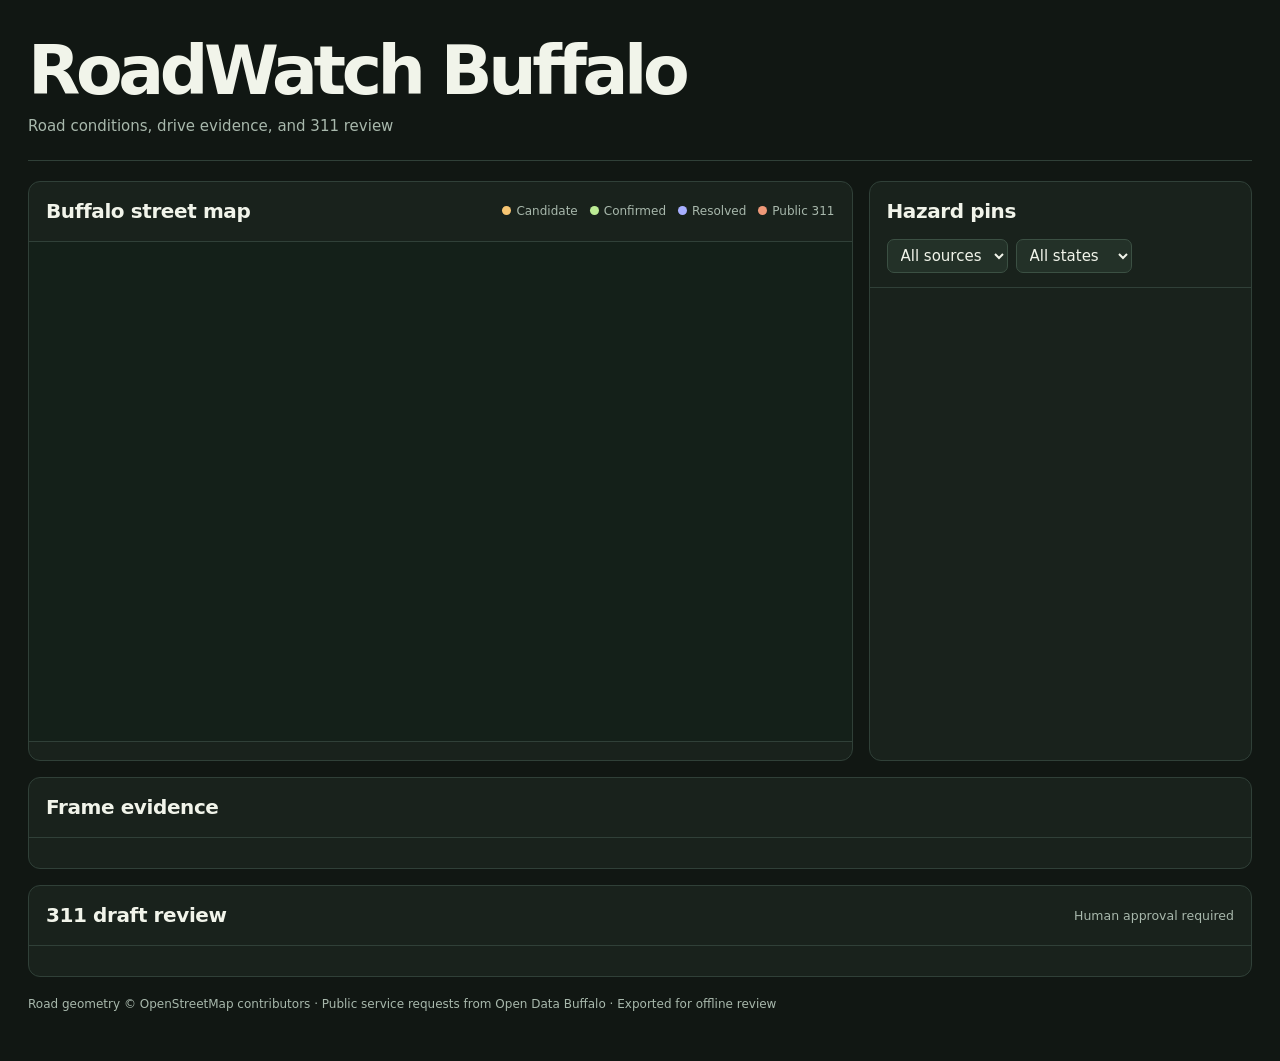
<file: mapping/dashboard.html>
<!doctype html>
<html lang="en">
<head>
<meta charset="utf-8">
<meta name="viewport" content="width=device-width,initial-scale=1">
<title>RoadWatch Buffalo | Hazard Review</title>
<style>
:root{color-scheme:dark;--bg:#111713;--panel:#19221c;--line:#304038;--ink:#f1f4ea;--muted:#a8b8ac;--green:#bcec95;--candidate:#f6c572;--confirmed:#bcec95;--resolved:#a7afff}
*{box-sizing:border-box}body{margin:0;background:var(--bg);color:var(--ink);font:15px/1.55 system-ui,-apple-system,sans-serif}main{width:min(1370px,calc(100% - 56px));margin:0 auto;padding:36px 0 48px}
header{display:flex;align-items:end;justify-content:space-between;gap:20px;border-bottom:1px solid var(--line);padding-bottom:22px;margin-bottom:20px}h1,h2,h3,p{margin:0}h1{font-size:clamp(36px,6vw,68px);line-height:1.03;letter-spacing:-.065em}h2{font-size:20px;letter-spacing:-.02em}h3{font-size:16px}p,.muted,small{color:var(--muted)}header p{margin-top:9px}.source{text-align:right;min-width:190px}.source strong{color:var(--green)}
.notice{padding:12px 15px;border:1px solid var(--line);background:#1e291e;border-radius:8px;margin-bottom:18px}.notice:empty{display:none}
.layout{display:grid;grid-template-columns:minmax(0,2.15fr) minmax(280px,1fr);gap:16px}.panel{border:1px solid var(--line);background:var(--panel);border-radius:12px;overflow:hidden}.panel-head{display:flex;justify-content:space-between;align-items:center;gap:12px;padding:14px 17px;border-bottom:1px solid var(--line);flex-wrap:wrap}
.legend{display:flex;flex-wrap:wrap;gap:12px;font-size:12px;color:var(--muted)}.dot{display:inline-block;width:9px;height:9px;border-radius:50%;margin-right:5px}.candidate{color:var(--candidate)}.confirmed{color:var(--confirmed)}.resolved{color:var(--resolved)}.city{color:#ee9878}.dot{background:currentColor}
.map{width:100%;display:block;aspect-ratio:1.65;background:#142019}.road{stroke:#41574a;stroke-width:1.4;fill:none}.street{font-size:13px;fill:#a3baa9;paint-order:stroke;stroke:#142019;stroke-width:4px;pointer-events:none}.pin{stroke:#111713;stroke-width:2;cursor:pointer}.pin.active,.pin:focus{stroke:#fff;stroke-width:3;outline:none}.pin.candidate{fill:var(--candidate)}.pin.confirmed{fill:var(--confirmed)}.pin.resolved{fill:var(--resolved)}.case{fill:#ee9878;fill-opacity:.68}.grid line{stroke:#283c30;stroke-width:1}.map-foot{padding:9px 17px;color:var(--muted);font-size:12px;border-top:1px solid var(--line)}
button,select{font:inherit;color:var(--ink);background:#233128;border:1px solid #3b5043;border-radius:7px;padding:6px 9px}button{cursor:pointer;text-align:left}button:focus-visible,select:focus-visible{outline:2px solid var(--green);outline-offset:2px}.filter{display:flex;gap:8px}.details{padding:16px;min-height:145px}.details p,.details ol{margin:8px 0}.details ol{padding-left:22px}.status{text-transform:capitalize;font-weight:700}.list{display:grid;gap:6px;padding:0 16px 16px;max-height:300px;overflow:auto}.list button[aria-pressed=true]{border-color:var(--green)}.list button span{display:block;color:var(--muted);font-size:12px}.counts{font-variant-numeric:tabular-nums}
section.frames,section.drafts{margin-top:16px}.cards{display:grid;grid-template-columns:repeat(auto-fill,minmax(180px,1fr));gap:12px;padding:15px}.card{overflow:hidden;border-radius:8px;border:1px solid var(--line);background:#171e19;padding:11px}.picture{position:relative;margin:-11px -11px 8px;background:#101710;aspect-ratio:16/9}.picture img,.picture svg{position:absolute;inset:0;width:100%;height:100%}.picture img{object-fit:fill}.picture rect{fill:none;stroke:#e5fd92;stroke-width:2;vector-effect:non-scaling-stroke}.empty{padding:14px}.card code{font-size:11px;overflow-wrap:anywhere}.draft-cards .card{min-width:0}.draft-cards{grid-template-columns:repeat(auto-fill,minmax(260px,1fr))}footer{margin-top:18px;color:var(--muted);font-size:12px}
@media(max-width:820px){main{width:calc(100% - 28px);padding-top:22px}header{align-items:start;flex-direction:column}.source{text-align:left}.layout{grid-template-columns:1fr}.map{aspect-ratio:1.35}}
</style>
</head>
<body><main>
<header><div><h1>RoadWatch Buffalo</h1><p>Road conditions, drive evidence, and 311 review</p></div><div class="source" id="source"></div></header>
<p id="notice" class="notice"></p>
<div class="layout">
<section class="panel" aria-label="Buffalo hazard map">
  <div class="panel-head"><h2>Buffalo street map</h2><div class="legend">
  <span><i class="dot candidate"></i>Candidate</span><span><i class="dot confirmed"></i>Confirmed</span><span><i class="dot resolved"></i>Resolved</span><span><i class="dot city"></i>Public 311</span></div></div>
  <svg id="map" class="map" viewBox="0 0 880 535" aria-label="Street map with selectable hazard pins"></svg>
  <div id="map-foot" class="map-foot"></div>
</section>
<section class="panel" aria-label="Hazard list and details">
  <div class="panel-head"><h2>Hazard pins</h2><div class="filter"><select id="dataset" aria-label="Evidence source"><option value="">All sources</option></select><select id="state" aria-label="Lifecycle state"><option value="">All states</option><option>candidate</option><option>confirmed</option><option>resolved</option></select></div></div>
  <div class="details" id="details" aria-live="polite"></div><div class="list" id="list"></div>
</section>
</div>
<section class="panel frames"><div class="panel-head"><h2>Frame evidence</h2><small id="frame-count"></small></div><div class="cards" id="frames"></div></section>
<section class="panel drafts"><div class="panel-head"><h2>311 draft review</h2><small>Human approval required</small></div><div class="cards draft-cards" id="drafts"></div></section>
<footer>Road geometry © OpenStreetMap contributors · Public service requests from Open Data Buffalo · Exported for offline review</footer>
</main>
<script>
(() => {
'use strict';
const data = /*BUFFALO_DATA*/;
const byId = id => document.getElementById(id);
const el = (tag, value, className) => {
  const node = document.createElement(tag);
  if (value !== undefined) node.textContent = value;
  if (className) node.className = className;
  return node;
};
const svg = (tag, props) => {
  const node = document.createElementNS('http://www.w3.org/2000/svg', tag);
  for (const [name, value] of Object.entries(props)) node.setAttribute(name, value);
  return node;
};
const display = value => ({'meeting-fixture':'Simulated lifecycle', 'buffalo-eval':'Buffalo video',field:'Field drive'})[value] || value;
const dataset = byId('dataset'), state = byId('state');
for (const value of new Set([...data.hazards, ...data.frames].map(row => row.dataset))) {
  const option = el('option', display(value)); option.value = value; dataset.append(option);
}
if (data.frames.some(f => f.dataset === 'buffalo-eval'))
  byId('notice').textContent = 'Buffalo road imagery and detections are from the supplied evaluation. Their map locations follow an illustrative route. The lifecycle and draft examples use simulated drives.';
else if (data.frames.some(f => f.location_source === 'route_estimate'))
  byId('notice').textContent = 'Some frames use estimated route positions. Those positions can create candidate pins only.';
const b = data.baseline_counts;
byId('source').append(el('strong', (b.roads || 0).toLocaleString() + ' public road segments'), el('p', ((b.city_311_road_requests || 0) + (b.city_311_potholes_hist || 0)).toLocaleString() + ' public 311 records'));
const [south, west, north, east] = data.bounds;
const scale = Math.min(820/((east-west)*.73), 475/(north-south));
const xy = (lat,lon) => [440+(lon-(west+east)/2)*.73*scale,267.5-(lat-(south+north)/2)*scale];
const map = byId('map'), roads = svg('g',{}), dots = svg('g',{}), pins = svg('g',{}), labels = svg('g',{});
const grid = svg('g',{class:'grid'});
for(let x=0;x<=880;x+=55)grid.append(svg('line',{x1:x,x2:x,y1:0,y2:535}));
for(let y=0;y<=535;y+=55)grid.append(svg('line',{x1:0,x2:880,y1:y,y2:y}));
map.append(grid, roads, dots, labels, pins);
const named = new Set();
for(const road of data.roads){
  if (!road.line.length) continue;
  roads.append(svg('polyline',{class:'road',points:road.line.map(([lon,lat])=>xy(lat,lon).join(',')).join(' ')}));
  if(road.street && !named.has(road.street) && (named.size<7 || road.street==='Main Street')){
    const [lon,lat]=road.line[Math.floor(road.line.length/2)], [x,y]=xy(lat,lon);
    if(x<36||x>805||y<20||y>510)continue;
    const label=svg('text',{x:x+5,y:y-5,class:'street'});label.textContent=road.street;labels.append(label);named.add(road.street);
  }
}
for(const report of data.cases){
  const [cx,cy]=xy(report.lat,report.lon);
  const dot=svg('circle',{cx,cy,r:3.1,class:'case'});
  const title=svg('title',{});title.textContent='311 '+report.case_number+' · '+report.status;dot.append(title);dots.append(dot);
}
byId('map-foot').textContent=data.roads.length+' road segments and '+data.cases.length+' mapped pothole reports in this view';
let selected;
const order = {confirmed:0,resolved:1,candidate:2};
function renderPins() {
  const visible=data.hazards.filter(p=>(!dataset.value||p.dataset===dataset.value)&&(!state.value||p.state===state.value))
    .sort((a,b)=>order[a.state]-order[b.state] || b.n_observations-a.n_observations);
  if(!visible.some(p=>p.id===selected)) selected=visible[0]?.id;
  pins.replaceChildren();byId('list').replaceChildren();byId('details').replaceChildren();
  for(const p of visible){
    const [cx,cy]=xy(...p.point), name=(p.street||'Unnamed road')+' · '+p.hazard_type;
    const dot=svg('circle',{cx,cy,r:8,class:'pin '+p.state+(p.id===selected?' active':''),tabindex:0,role:'button','aria-label':name+', '+p.state});
    const select=()=>{selected=p.id;renderPins();};
    dot.addEventListener('click',select);
    dot.addEventListener('keydown',e=>{if(e.key==='Enter'||e.key===' '){e.preventDefault();select();byId('list').querySelector('[aria-pressed="true"]')?.focus();}});
    pins.append(dot);
    const button=el('button',name);button.setAttribute('aria-pressed',p.id===selected);button.append(el('span',p.state+' · '+display(p.dataset)));
    button.addEventListener('click',()=>{select();byId('list').querySelector('[aria-pressed="true"]')?.focus();});byId('list').append(button);
    if(p.id===selected){
      const details=byId('details');
      details.append(el('span',p.state,'status '+p.state),el('h3',name),el('p',display(p.dataset)+' · '+p.method+' · ±'+p.uncertainty_m+' m'),
        el('p',p.n_observations+' sightings · '+p.n_drives+' qualifying drives · '+p.n_clean_drives+' clean passes'));
      if(p.linked_311_case)details.append(el('p','Existing 311 case '+p.linked_311_case));
      const history=el('ol');for(const h of p.history)history.append(el('li',h.state));details.append(history);
    }
  }
  if(!visible.length)byId('details').append(el('p','No pins match these filters.'));
}
function renderEvidence() {
  const shown=data.frames.filter(f=>!dataset.value||f.dataset===dataset.value);
  const thumbnails=shown.filter(f=>f.thumbnail);
  byId('frame-count').textContent=shown.length+' frames · '+shown.reduce((sum,f)=>sum+f.detection_count,0)+' detections';
  const evidence=byId('frames');evidence.replaceChildren();
  for(const f of (thumbnails.length?thumbnails:shown).slice(0,12)){
    const card=el('article',undefined,'card');
    if(f.thumbnail){
      const image=el('div',undefined,'picture'), img=el('img');img.src=f.thumbnail;img.alt='Coarse road-scene preview';
      const overlay=svg('svg',{viewBox:'0 0 '+f.width+' '+f.height,preserveAspectRatio:'none','aria-hidden':'true'});
      for(const d of data.detections.filter(d=>d.frame_id===f.id&&d.bbox.length===4)){
        const [x,y,right,bottom]=d.bbox;overlay.append(svg('rect',{x,y,width:right-x,height:bottom-y}));
      }
      image.append(img,overlay);card.append(image);
    }
    card.append(el('h3',f.street||display(f.dataset)),el('p',f.offset_s.toFixed(1)+' s into clip · '+f.detection_count+' detections'),el('small',f.location_source.replaceAll('_',' ')));evidence.append(card);
  }
  if(!shown.length)evidence.append(el('p','No frame evidence for this source.'));
  const drafts=byId('drafts');drafts.replaceChildren();
  for(const d of data.drafts.filter(d=>!dataset.value||d.dataset===dataset.value)){
    const card=el('article',undefined,'card');
    card.append(el('h3',d.street||'Unnamed road'),el('small',display(d.dataset)+' · '+d.status.replaceAll('_',' ')),
      el('p',d.description),el('p',d.observation_count+' sightings · ±'+d.uncertainty_m+' m'),el('code',d.id));
    drafts.append(card);
  }
  if(!drafts.children.length)drafts.append(el('p','No drafts for this source.'));
}
dataset.addEventListener('change',()=>{renderPins();renderEvidence();});state.addEventListener('change',renderPins);
renderPins();renderEvidence();
})();
</script>
</body>
</html>
</file>
